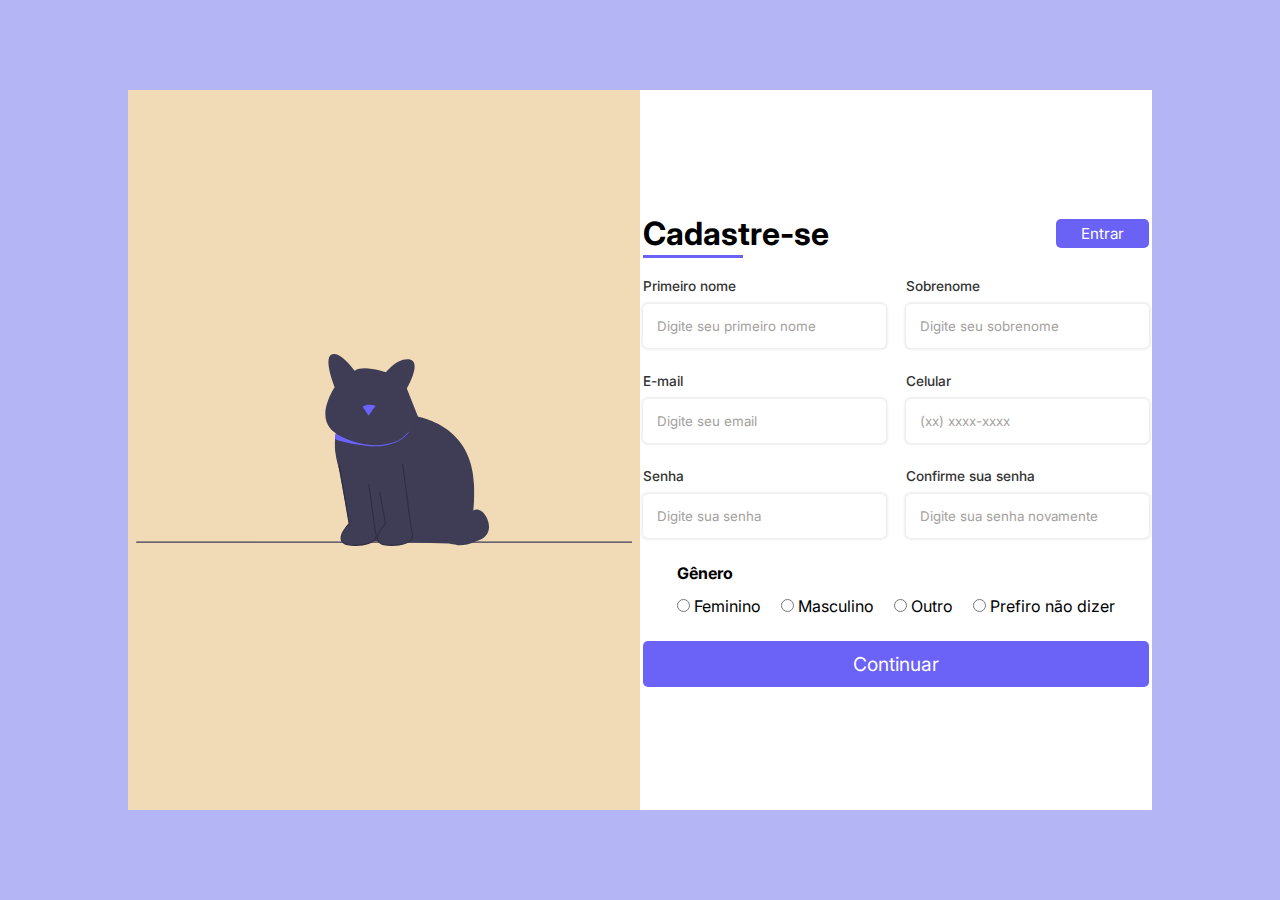
<file: index.html>
<!DOCTYPE html>
<html lang="pt-br">

<head>
    <meta charset="UTF-8">
    <meta name="viewport" content="width=device-width, initial-scale=1.0">
    <title>Formulário de cadastro</title>
    <link rel="preconnect" href="https://fonts.googleapis.com">
    <link rel="preconnect" href="https://fonts.gstatic.com" crossorigin>
    <link
        href="https://fonts.googleapis.com/css2?family=Inter:wght@100..900&family=Open+Sans:ital,wght@0,300..800;1,300..800&display=swap"
        rel="stylesheet">
    <link rel="stylesheet" href="./assets/styles/style.css">
</head>

<body>
    <div class="container">
        <div class="side01">
            <img src="assets/images/undraw_cat_epte.svg" alt="">
        </div>

        <div class="side02">
            <form>
                <div class="form-header">
                    <h1>Cadastre-se</h1>
                    <a href=""><button>Entrar</button></a>
                </div>

                <div class="input-body">
                    <div class="input">
                        <label for="f_nome">Primeiro nome</label>
                        <input type="text" name="" id="f_nome" placeholder="Digite seu primeiro nome">
                    </div>
                    <div class="input">
                        <label for="f_sobrenome">Sobrenome</label>
                        <input type="text" name="" id="f_sobrenome" placeholder="Digite seu sobrenome">
                    </div>
                    <div class="input">
                        <label for="f_email">E-mail</label>
                        <input type="email" name="" id="f_email" placeholder="Digite seu email">
                    </div>
                    <div class="input">
                        <label for="f_celular">Celular</label>
                        <input type="tel" name="" id="f_celular" placeholder="(xx) xxxx-xxxx">
                    </div>
                    <div class="input">
                        <label for="f_senha">Senha</label>
                        <input type="password" name="" id="f_senha" placeholder="Digite sua senha">
                    </div>
                    <div class="input password">
                        <label for="f_confirm-senha">Confirme sua senha</label>
                        <input type="password" name="" id="f_confirm-senha" placeholder="Digite sua senha novamente">
                    </div>
                </div>

                <div class="gender">
                    <div class="tittle-gender">
                        <h4>Gênero</h4>
                    </div>
                    <div class="input-gender-all">
                        <div class="input-gender">
                            <input type="radio" name="radsex" id="fem">
                            <label for="fem">Feminino</label>
                        </div>
                        <div class="input-gender">
                            <input type="radio" name="radsex" id="masc">
                            <label for="masc">Masculino</label>
                        </div>
                        <div class="input-gender">
                            <input type="radio" name="radsex" id="outro">
                            <label for="outro">Outro</label>
                        </div>
                        <div class="input-gender">
                            <input type="radio" name="radsex" id="npd">
                            <label for="npd">Prefiro não dizer</label>
                        </div>
                    </div>
                </div>

                <div class="submit-button">
                    <input type="submit" value="Continuar">
                </div>
            </form>
        </div>
    </div>
</body>

</html>
</file>
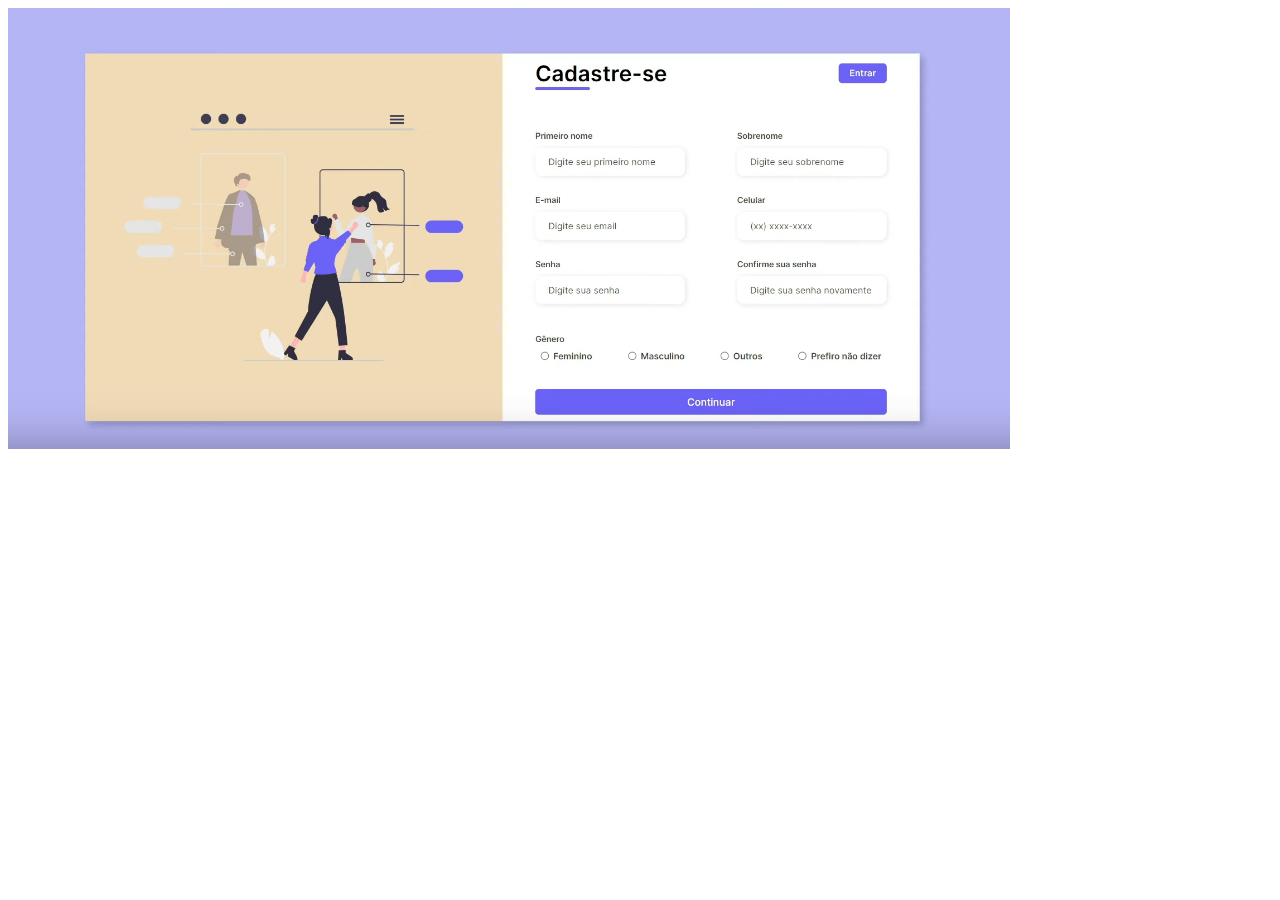
<file: auxi.html>
<!DOCTYPE html>
<html lang="en">
<head>
    <meta charset="UTF-8">
    <meta name="viewport" content="width=device-width, initial-scale=1.0">
    <title>Document</title>
</head>
<body>
    <img src="Captura de tela 2024-02-13 220557.png" alt="">
</body>
</html>
</file>
<file: assets/styles/style.css>
@charset "UTF-8";

:root{
    --color0:#f1dbb7;
    --color1:#6b62f8;
    --color2:#6a61f5;
    --color3:#d8d8d8;
}

*{
    margin: 0px;
    padding: 0px;
    box-sizing: border-box;
    font-family: "Inter", sans-serif;
}

body,html{
    width: 100%;
    height: 100vh;
    display: flex;
    align-items: center;
    justify-content: center;
    background-color:#b4b5f4;
}

.container{
    width: 80%;
    height: 80%;
    display: flex;
    flex-direction: row;
    align-items: center;
    justify-content: center;
}

.container form{
    display: flex;
    flex-direction: column;
    align-items: center;
    justify-content: center;
    row-gap: 25px;
}

.container .side01{
    width: 50%;
    height: 100%;
    background-color: var(--color0);
    display: flex;
    align-items: center;
    justify-content: center;
}

.container .side01 img{
    width: 31rem;
}

.container .side02{
    width: 50%;
    height: 100%;
    display: flex;
    flex-direction: column;
    align-items: center;
    justify-content: center;
    padding: 5px;
    background-color: #fff;
}

.container .form-header{
    width: 100%;
    display: flex;
    align-items: center;
    justify-content: space-between;
}

.container .form-header h1{
    position: relative;
}

.container .form-header h1:after{
    content: " ";
    width: 100px;
    height: 3px;
    background-color: #6a61f5;
    bottom: 0px;
    left: 0px;
    margin: -5px 0px;
    position: absolute;
}

.container .form-header button{
    padding: 5px 25px;
    border-radius: 5px;
    border: none;
    color: #ffffff;
    background-color: var(--color2);
    font-size: 0.95rem;
    cursor: pointer;
}

.container .input-body{
    display: grid;
    grid-template-columns: 1fr 1fr;
    place-items: left;
    column-gap: 20px;
    row-gap: 25px;
}

.container .input-body .input{
   display: flex;
   flex-direction: column;
   align-items: left; 
   justify-content: center;
   row-gap: 10px;
}

.container .input-body .input label{
    font-size: 0.85rem;
    font-weight: 500;
    color: #333;
}

.container .input-body .input input{
    border: none;
    border-radius: 5px;
    padding: 14px 14px;
    box-shadow: 0px 0px 2px 2px #00000011;
}

.container .input-body .input input::placeholder{
    color: #a4a19d;
}

.container .gender{
   display: grid;
   row-gap: 13px;
}

.container .gender .input-gender-all{
    display: flex;
    flex-direction: row;
    align-items: center;
    column-gap: 20px;
}

.container .submit-button{
    width: 100%;
    display: flex;
    align-items: center;
    justify-content: center;
}

.container .submit-button input[type=submit]{
    width: 100%;
    padding: 11px 10px;
    background-color: var(--color1);
    color: #fff;
    border: none;
    border-radius: 5px;
    font-size: 1.2rem;
    cursor: pointer;
}

@media (max-width:1024px){
    .container{
        height: fit-content;
        width: 340px;
        overflow: hidden;
        display: grid;
        grid-template-columns: 1fr;
        place-items: left;
    }

    .container form{
        display: grid;
        grid-template-columns: 1fr;
        place-items: left;
        width: 100%;
        height: 100%;
        padding: 20px;
    }
    .container .side01{
        display: none;
    }

    .container .side02{
        width: 100%;
        padding: 20px;
    }

    .container .form-header{
        display: flex;
        flex-direction: column;
        align-items: flex-start;
        justify-content: left;
        row-gap: 12px;
    }

    .container .form-header h1:after{
        width: 0px;
    }

    .container .input-body{
        display: grid;
        grid-template-columns: 1fr;
        place-items: left;
        overflow-y: scroll;
        height: 150px;
        width: 80%;
        padding: 15px 2px;
    }

    .container .gender .input-gender-all{
        display: grid;
        grid-template-columns: 1fr;
        row-gap: 5px;
        place-items: left;
    }
}
</file>
